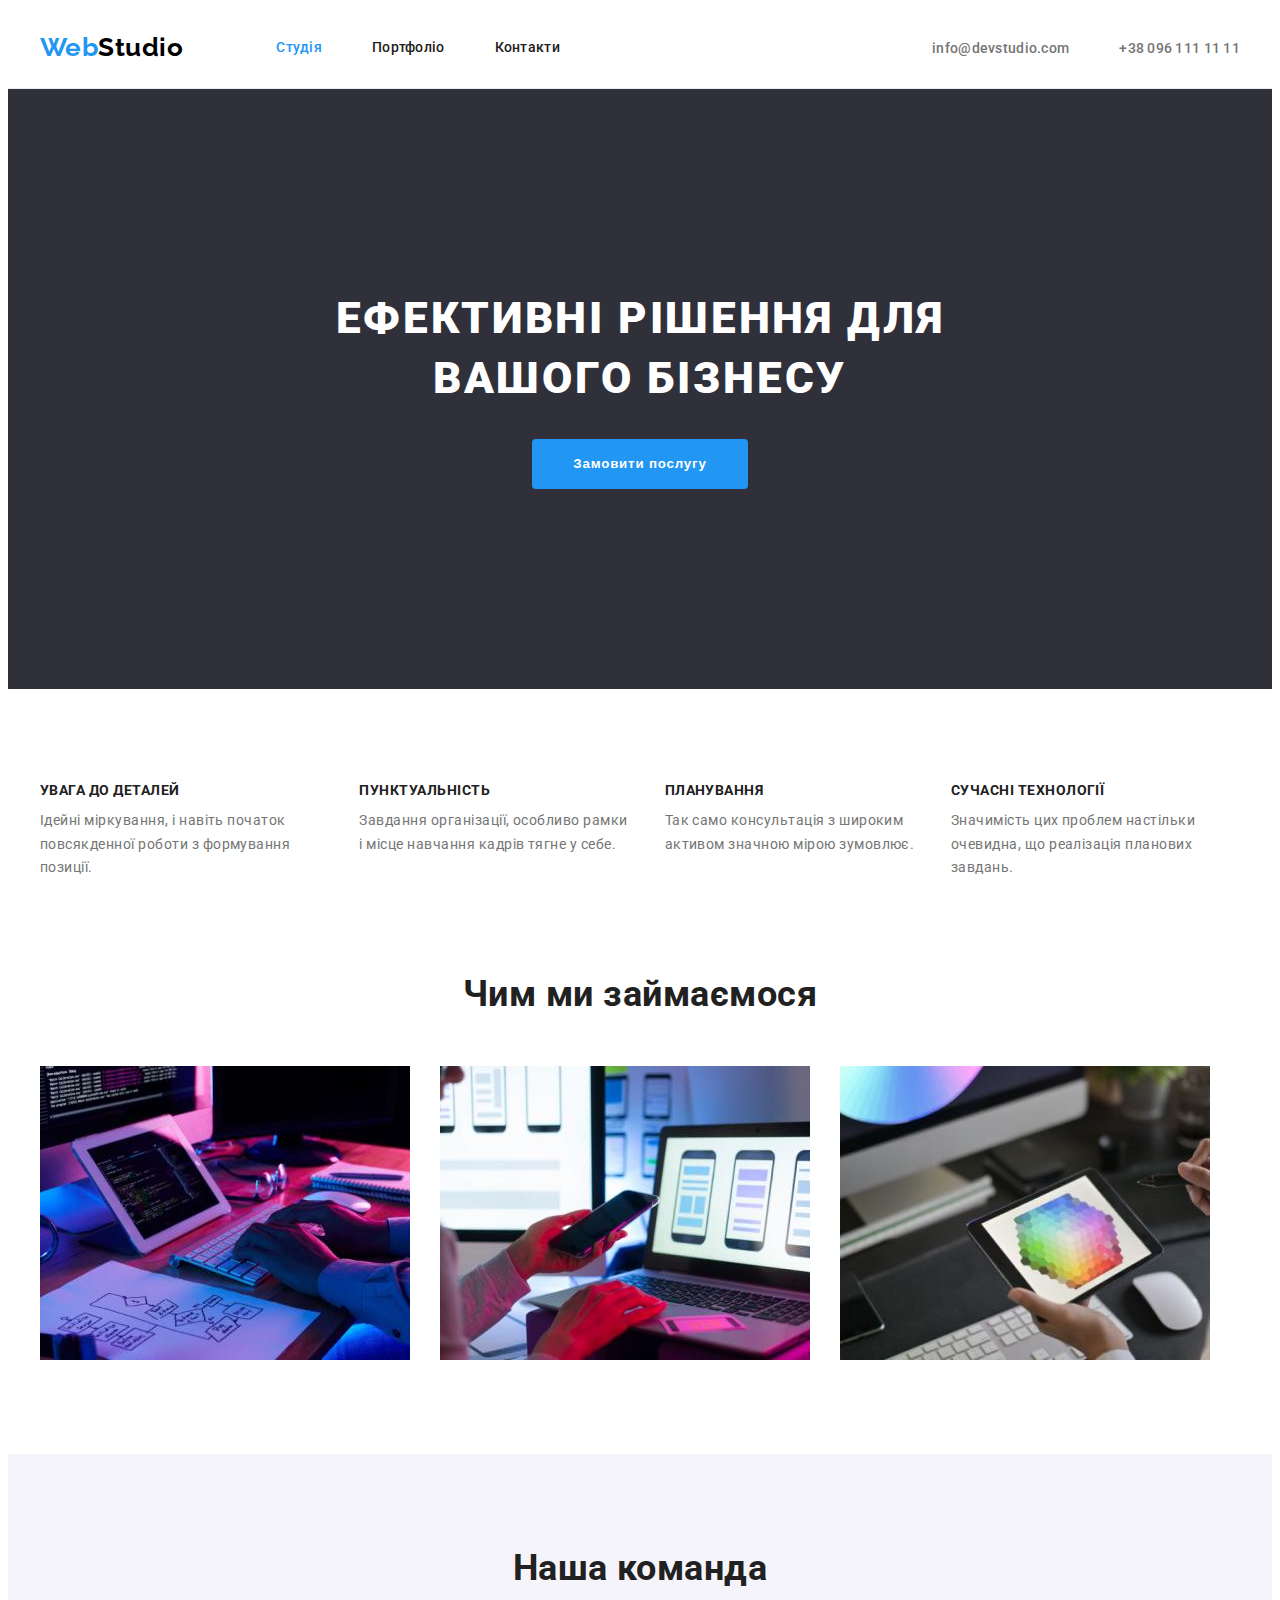
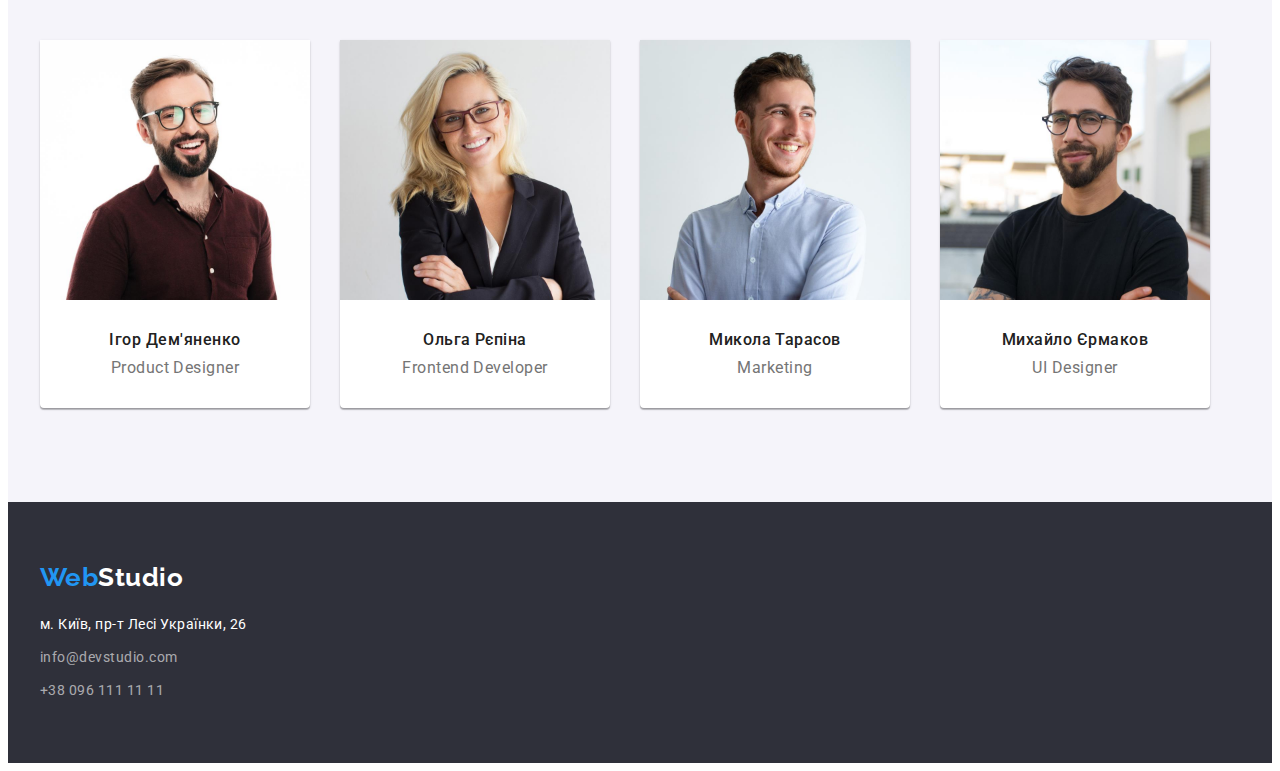
<file: index.html>
<!DOCTYPE html>
<html lang="ua">
<head>
   <meta charset="UTF-8">
   <meta http-equiv="X-UA-Compatible" content="IE=edge">
   <meta name="viewport" content="width=device-width, initial-scale=1.0">
   
   <link rel="preconnect" href="https://fonts.googleapis.com" />
   <link rel="preconnect" href="https://fonts.gstatic.com" crossorigin />
   <link href="https://fonts.googleapis.com/css2?family=Raleway:wght@700&family=Roboto:wght@400;500;700;900&display=swap" rel="stylesheet" />
   <link rel="stylesheet" href="https://cdnjs.cloudflare.com/ajax/libs/modern-normalize/1.1.0/modern-normalize.min.css" integrity="sha512-wpPYUAdjBVSE4KJnH1VR1HeZfpl1ub8YT/NKx4PuQ5NmX2tKuGu6U/JRp5y+Y8XG2tV+wKQpNHVUX03MfMFn9Q==" crossorigin="anonymous" referrerpolicy="no-referrer">
   <link rel="stylesheet" href="css/styles.css">

   <title>WebStudio</title>
</head>
<body>
   <header class="header">
      <div class="container header-container">
            <a class="header-logo link" href="./index.html"><span class="web-span">Web</span>Studio</a> 
         <nav class="header-nav">
            <ul class="header-list-one list">
               <li class="header-item"><a class="header-link link is-active" href="./index.html"><span>Студія</span></a></li>
               <li class="header-item"><a class="header-link link" href="./portfolio.html">Портфоліо</a></li>
               <li class="header-item"><a class="header-link link" href="">Контакти</a></li>
            </ul>
         </nav>
            <ul class="header-list-two list">
               <li class="header-email-item"><a class="header-email header-link link" href="mailto:info@devstudio.com">info@devstudio.com</a></li>
               <li class="header-number-item"><a class="header-number header-link link" href="tel:+380961111111">+38 096 111 11 11</a></li> 
            </ul>
      </div>
   </header>
   <main>
      <section class="promo">
         <div class="container">
            <h1 class="promo-title">Ефективні рішення для вашого бізнесу</h1>
            <button class="promo-button" type="button">Замовити послугу</button>
         </div>
      </section>
      <section class="features section">
         <div class="container">
            <h2 hidden>Переваги</h2>
            <ul class="features-list list">
               <li class="features-item">
                  <h3 class="features-title">УВАГА ДО ДЕТАЛЕЙ</h3>
                  <p class="features-text">Ідейні міркування, і навіть початок повсякденної роботи з формування позиції.</p>
               </li>
               <li class="features-item">
                  <h3 class="features-title">ПУНКТУАЛЬНІСТЬ</h3>
                  <p class="features-text">Завдання організації, особливо рамки і місце навчання кадрів тягне у себе.</p>
               </li>
               <li class="features-item">
                  <h3 class="features-title">ПЛАНУВАННЯ</h3>
                  <p class="features-text">Так само консультація з широким активом значною мірою зумовлює.</p>
               </li>
               <li class="features-item">
                  <h3 class="features-title">СУЧАСНІ ТЕХНОЛОГІЇ</h3>
                  <p class="features-text">Значимість цих проблем настільки очевидна, що реалізація планових завдань.</p>
               </li>
            </ul>
         </div>
      </section> 
      <section class="image-list section"> 
         <div class="container">
            <h2 class="image-list-title">Чим ми займаємося</h2>
            <ul class="image-list-list list">
               <li class="image-list-item"><img class="image-list-img" src="./images/img1.jpg" alt="Зображення робочого столу №1" width="370"></li>
               <li class="image-list-item"><img class="image-list-img" src="./images/img2.jpg" alt="Зображення робочого столу №2" width="370"></li>
               <li class="image-list-item"><img class="image-list-img" src="./images/img3.jpg" alt="Зображення робочого столу №3" width="370"></li>
            </ul>  
         </div>
      </section>
      <section class="team section">
         <div class="container">
            <h2 class="team-title">Наша команда</h2>
            <ul class="team-list list">
               <li class="team-item">
                  <img  class="team-img" src="./images/img4.jpg" alt="Фото Ігора Дем'яненко" width="270">
                  <div class="team-block-text">
                     <h3 class="team-member">Ігор Дем'яненко</h3>
                     <p class="team-text">Product Designer</p>
                  </div>
               </li>
               <li class="team-item">
                  <img  class="team-img" src="./images/img5.jpg" alt="Фото Ольги Рєпіної" width="270">
                  <div class="team-block-text">
                     <h3 class="team-member">Ольга Рєпіна</h3>
                     <p class="team-text">Frontend Developer</p>
                  </div>
               </li>
               <li class="team-item">
                  <img  class="team-img" src="./images/img6.jpg" alt="Фото Миколи Тарасова" width="270">
                  <div class="team-block-text">
                     <h3 class="team-member">Микола Тарасов</h3>
                     <p class="team-text">Marketing</p>
                  </div>
               </li>
               <li class="team-item">
                  <img  class="team-img" src="./images/img7.jpg" alt="Фото Михайла Єрмакова" width="270">
                  <div class="team-block-text">
                     <h3 class="team-member">Михайло Єрмаков</h3>
                     <p class="team-text">UI Designer</p>
                  </div>
               </li>
            </ul> 
         </div>
      </section>
   </main>
   <footer class="footer">
      <div class="footer-container container">
         <a class="footer-logo link" href=""><span class="web-span">Web</span>Studio</a>
         <address class="address"> 
            <ul class="footer-list list">
               <li class="footer-item footer-address"> <a href="" class="footer-address-link link">м. Київ, пр-т Лесі Українки, 26</a></li>
               <li class="footer-item"><a class="footer-link link" href="mailto:info@devstudio.com">info@devstudio.com</a></li>
               <li class="footer-item"><a class="footer-link link" href="tel:+380961111111">+38 096 111 11 11</a></li>
            </ul>
         </address>
      </div>
   </footer>

</body>
</html>
</file>
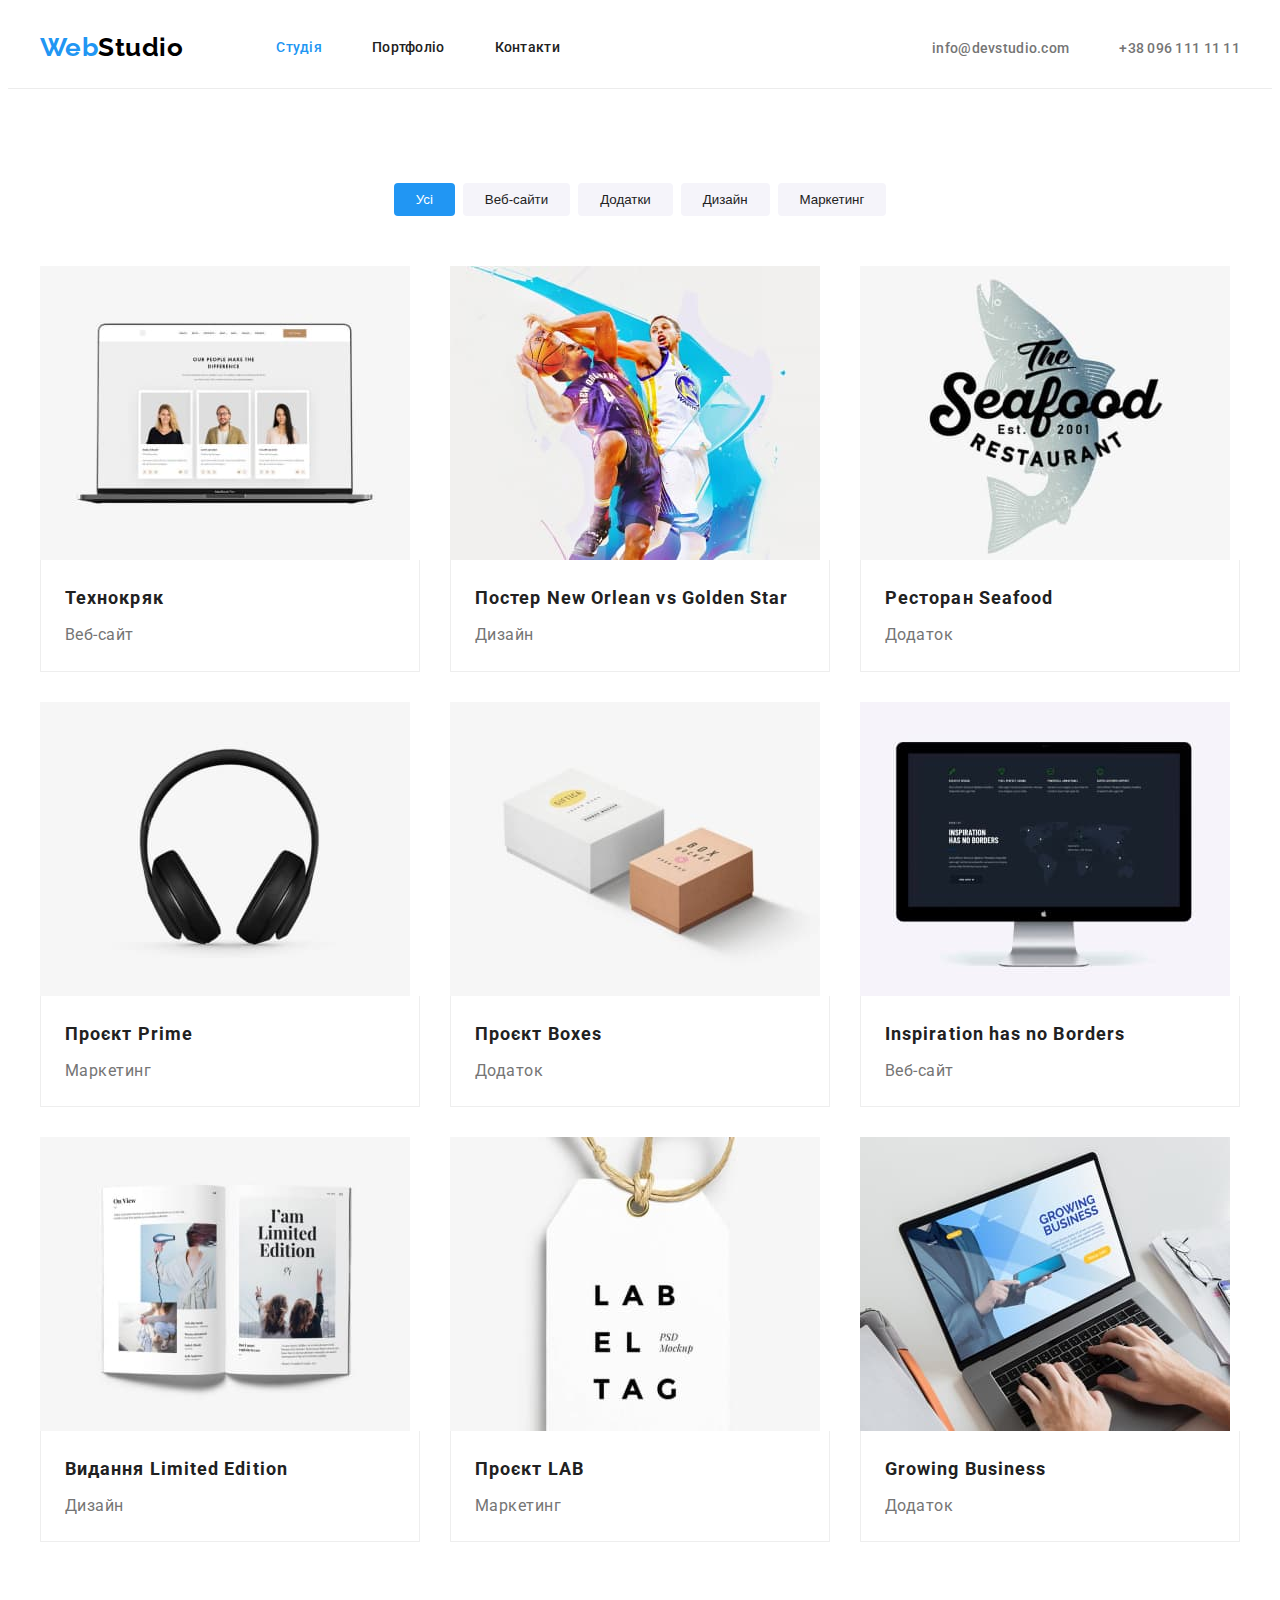
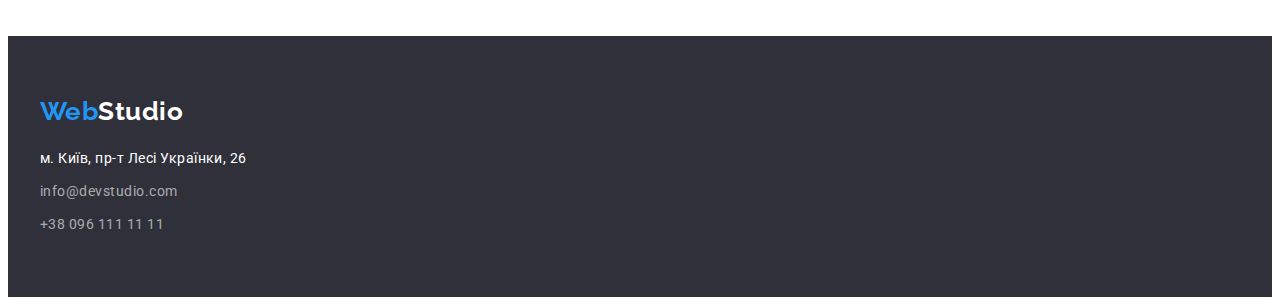
<file: portfolio.html>
<!DOCTYPE html>
<html lang="en">
<head>
   <meta charset="UTF-8">
   <meta http-equiv="X-UA-Compatible" content="IE=edge">
   <meta name="viewport" content="width=device-width, initial-scale=1.0">

   <link rel="preconnect" href="https://fonts.googleapis.com" />
   <link rel="preconnect" href="https://fonts.gstatic.com" crossorigin />
   <link href="https://fonts.googleapis.com/css2?family=Raleway:wght@700&family=Roboto:wght@400;500;700;900&display=swap" rel="stylesheet" />
   <link rel="stylesheet" href="https://cdnjs.cloudflare.com/ajax/libs/modern-normalize/1.1.0/modern-normalize.min.css" integrity="sha512-wpPYUAdjBVSE4KJnH1VR1HeZfpl1ub8YT/NKx4PuQ5NmX2tKuGu6U/JRp5y+Y8XG2tV+wKQpNHVUX03MfMFn9Q==" crossorigin="anonymous" referrerpolicy="no-referrer">
   <link rel="stylesheet" href="./css/styles.css">

   <title>Portfolio</title>
</head>
<body>
   <header class="header">
      <div class="container header-container">
            <a class="header-logo link" href="./index.html"><span class="web-span">Web</span>Studio</a> 
         <nav class="header-nav">
            <ul class="header-list-one list">
               <li class="header-item"><a class="header-link link is-active" href="./index.html"><span>Студія</span></a></li>
               <li class="header-item"><a class="header-link link" href="./portfolio.html">Портфоліо</a></li>
               <li class="header-item"><a class="header-link link" href="">Контакти</a></li>
            </ul>
         </nav>
            <ul class="header-list-two list">
               <li class="header-email-item"><a class="header-email header-link link" href="mailto:info@devstudio.com"><span>info@devstudio.com</span></a></li>
               <li class="header-number-item"><a class="header-number header-link link" href="tel:+380961111111">+38 096 111 11 11</a></li> 
            </ul>
      </div>
   </header>
   <main>
      <section class="portfolio section">
         <div class="container">
            <h1 hidden>Портфоліо</h1>
            <ul class="portfolio-list">
               <li class="portfolio-item"><button type="button" class="portfolio-button btn-active">Усі</button></li>
               <li class="portfolio-item"><button type="button" class="portfolio-button">Веб-сайти</button></li>
               <li class="portfolio-item"><button type="button" class="portfolio-button">Додатки</button></li>
               <li class="portfolio-item"><button type="button" class="portfolio-button">Дизайн</button></li>
               <li class="portfolio-item"><button type="button" class="portfolio-button">Маркетинг</button></li>
            </ul>
            <ul class="card-list">
               <li class="card-item">
                  <a href="">
                     <div class="card-block-img"> 
                        <img class="card-image" src="./images/portfolio1.jpg" alt="Зображення веб-сайту" width="370">
                     </div>
                     <div class="card-block-text">
                        <h3 class="card-title">Технокряк</h3>
                        <p class="card-text">Веб-сайт</p>
                     </div>
                  </a>
               </li>
               <li class="card-item">
                  <a href="">
                     <div class="card-block-img">
                        <img class="card-image" src="./images/portfolio2.jpg" alt="Зображення постера New Orlean vs Golden Star" width="370">
                     </div>
                     <div class="card-block-text">
                        <h3 class="card-title">Постер New Orlean vs Golden Star</h3>
                        <p class="card-text">Дизайн</p>
                     </div>
                  </a>
               </li>
               <li class="card-item">
                  <a href="">
                     <div class="card-block-img">
                        <img class="card-image" src="./images/portfolio3.jpg" alt="Зображення логотипу ресторана Seafood" width="370">
                     </div>
                     <div class="card-block-text">
                        <h3 class="card-title">Ресторан Seafood</h3>
                        <p class="card-text">Додаток</p>
                     </div>
                  </a>
               </li>
               <li class="card-item">
                  <a href="">
                     <div class="card-block-img">
                        <img src="./images/portfolio4.jpg" alt="Зображення проєкта Prime" width="370">
                     </div>
                     <div class="card-block-text">
                        <h3 class="card-title">Проєкт Prime</h3>
                        <p class="card-text">Маркетинг</p>
                     </div>
                  </a>
               </li>
               <li class="card-item">
                  <a href="">
                     <div class="card-block-img">
                        <img src="./images/portfolio5.jpg" alt="Зображення проєкта Boxes" width="370">
                     </div>
                     <div class="card-block-text">
                        <h3 class="card-title">Проєкт Boxes</h3>
                        <p class="card-text">Додаток</p>
                     </div>
                  </a>
               </li>
               <li class="card-item">
                  <a href="">
                     <div class="card-block-img">
                        <img class="card-image" src="./images/portfolio6.jpg" alt="Зображення веб-сайту" width="370">
                     </div>
                     <div class="card-block-text">
                        <h3 class="card-title">Inspiration has no Borders</h3>
                        <p class="card-text">Веб-сайт</p>
                     </div>
                  </a>
               </li>
               <li class="card-item">
                  <a href="">
                     <div class="card-block-img">
                        <img class="card-image" src="./images/portfolio7.jpg" alt="Зображення видання Limited Edition" width="370">
                     </div>
                     <div class="card-block-text">
                        <h3 class="card-title">Видання Limited Edition</h3>
                        <p class="card-text">Дизайн</p>
                     </div>
                  </a>
               </li>
               <li class="card-item">
                  <a href="">
                     <div class="card-block-img">
                        <img class="card-image" src="./images/portfolio8.jpg" alt="Зображення проєкта LAB" width="370">
                     </div>
                     <div class="card-block-text">
                        <h3 class="card-title">Проєкт LAB</h3>
                        <p class="card-text">Маркетинг</p>
                     </div>
                  </a>
               </li>
               <li class="card-item">
                  <a href="">
                     <div class="card-block-img">
                        <img class="card-image" src="./images/portfolio9.jpg" alt="Зображення додатку Growing Business" width="370">
                     </div>
                     <div class="card-block-text">
                        <h3 class="card-title">Growing Business</h3>
                        <p class="card-text">Додаток</p>
                     </div>
                  </a>
               </li>
            </ul>
         </section>
         </div>
   </main>
   <footer class="footer">
      <div class="footer-container container">
         <a class="footer-logo link" href=""><span class="web-span">Web</span>Studio</a>
         <address class="address"> 
            <ul class="footer-list list">
               <li class="footer-item footer-address"> <a href="" class="footer-address-link link">м. Київ, пр-т Лесі Українки, 26</a></li>
               <li class="footer-item"><a class="footer-link link" href="mailto:info@devstudio.com">info@devstudio.com</a></li>
               <li class="footer-item"><a class="footer-link link" href="tel:+380961111111">+38 096 111 11 11</a></li>
            </ul>
         </address>
      </div>
   </footer>
</body>
</html>
</file>
<file: css/styles.css>
/* ----------------------------RESET----------------------- */

ul {
   list-style: none;
   margin: 0;
   padding-left: 0;
}

p, h1, h2, h3, h4, h5, h6 {
   margin: 0;
}

button {
   cursor: pointer;
}

img {
   display: block;
}

a {
   text-decoration: none;
   color: currentColor;
}

address {
   font-style: normal;
}
/*------------------------------------------------*/
:root {
   --color-accent:#2196F3;
   --color-text-white:#FFFFFF;

   /*link address, paragraph*/
   --color-gray-text:#757575;
   /*------------------------*/

   --color-black:#000000;
}

/*-------------------------------------------------*/

body {
   font-family: 'Roboto', sans-serif;
   font-size: 16px;
   letter-spacing: 0.03em;
}

.container {
   width: 1200px;
   padding-left: 15px;
   padding-right: 15px;
   margin: 0 auto;
}

.web-span {
   color: var(--color-accent);
}

.link:hover,
.link:focus {
   color: var(--color-accent);
}


.section {
   padding-top: 94px;
   padding-bottom: 94px;
}

/* -------------------------HEADER-------------------*/
.header {
   border-bottom: 1px solid #ECECEC;
}

.header-container {
   display: flex;
   align-items: center;
}

.header-list-one {
   display: flex;
   align-items: center;
}

.header-item {
   list-style: none;
}

.header-logo {
   font-family: 'Raleway', sans-serif;
   font-weight: 700;
   font-size: 26px;
   line-height: calc(31/26);
   color: var(--color-black);
   margin-right: 93px;
}

.header-list-one .header-item:not(:last-child) {
   margin-right: 50px;
}

.header-link {
   font-weight: 500;
   font-size: 14px;
   line-height: 1.14;
   letter-spacing: 0.02em;
   color: #212121;
}

.header-list-one .header-link {
   display: block;
   padding: 32px 0;
}

.header-list-two {
   display: flex;
   align-items: center;
   margin-left: auto;
}

.header-email,
.header-number {
   color: var(--color-gray-text);
   padding: 32px 0;
}

.header-number-item {
   margin-left: 50px;
}

/* -------------------------PROMO-------------------*/


.promo {
   background-color: #2F303A;
   padding-top: 200px;
   padding-bottom: 200px;
   text-align: center;
   
}

.promo-title {
   font-weight: 900;
   font-size: 44px;
   line-height: 1.36;
   text-align: center;
   letter-spacing: 0.06em;
   text-transform: uppercase;
   color: var(--color-text-white);
   max-width: 696px;
   margin: 0 auto;

}

.promo-button {
   width: 216px;
   height: 50px;
   background: var(--color-accent);
   border-radius: 4px;
   font-weight: 700;
   line-height: 1.8;
   letter-spacing: 0.06em;
   color: var(--color-text-white);
   margin-top: 30px;
   border: none;
}

.promo-button:hover, 
.promo-button:focus {
   background: #188CE8;
}

/* -------------------------FEATURES-------------------*/


.features-list {
   display: flex;
   gap: 30px;
}

.features-title {
   font-weight: 700;
   font-size: 14px;
   line-height: 1.14;
   color: #212121;
   margin-bottom: 10px;
}

.features-text {
   font-size: 14px;
   line-height: 1.71;
   color: var(--color-gray-text)
}

/* -------------------------IMAGE-LIST-------------------*/

.image-list {
   padding-top: 0;
}

.image-list-title {
   font-weight: 700;
   font-size: 36px;
   line-height: 1.16;
   text-align: center;
   color: #212121;
   margin-bottom: 50px;
}

.image-list-list {
   display: flex;
   gap: 30px;
}

/* -------------------------TEAM-------------------*/


.team {
   background-color: #F5F4FA;
}

.team-title {
   font-weight: 700;
   font-size: 36px;
   line-height: 1.16;
   text-align: center;
   color: #212121;
   margin-bottom: 50px;
}

.team-list {
   display: flex;
   gap: 30px;  
}

.team-item {
   background: #FFFFFF;
   box-shadow: 0px 1px 3px rgba(0, 0, 0, 0.12), 0px 1px 1px rgba(0, 0, 0, 0.14), 0px 2px 1px rgba(0, 0, 0, 0.2);
   border-radius: 0px 0px 4px 4px;
}

.team-img {
   width: 270px;
   height: 260px;
   border-radius: 0px;
}

.team-block-text {
   padding-top: 30px;
   padding-bottom: 30px;
}

.team-member {
   font-size: 16px;
   font-weight: 500;
   line-height: calc(19/16);
   color: #212121;
   text-align: center;
   margin-bottom: 10px;
}

.team-text {
   line-height: 1.18;
   color: var(--color-gray-text);
   text-align: center;
}

/* -------------------------FOOTER-------------------*/


.footer {
   background-color: #2F303A;
   padding-top: 60px;
   padding-bottom: 60px;
}


.footer-logo {
   font-family: 'Raleway', sans-serif;
   font-weight: 700;
   font-size: 26px;
   line-height: 1.19;
   color: var(--color-text-white);  
}

.address {
   margin-top: 20px;
}



.footer-list {
   display: flex;
   flex-direction: column;
}

.footer-item{
   font-size: 14px;
   line-height: 1.71;
   color: rgba(255, 255, 255, 0.6);
}

.footer-address {
   font-size: 14px;
   line-height: 1.71;
   color: var(--color-text-white); 
}

.footer-item:not(:first-child) {
   margin-top: 9px;
}

.is-active {
   color: var(--color-accent);
}


/* ----------------------------------------------------*/
/* -------------------------PORTFOLIO-------------------*/


.portfolio-list {
   display: flex;
   justify-content: center;
   gap: 8px;
   margin-bottom: 50px;

}

.portfolio-button {
   border: none;
   border-radius: 4px;
   background-color: #F5F4FA;
   font-weight: 500;
   line-height: 1.6;
   color: #212121;
   padding: 6px 22px;
}

.btn-active{
   background-color: var(--color-accent);
   color: var(--color-text-white);
}

.portfolio-button:hover,
.portfolio-button:focus {
   background-color: #2196F3;
   color: var(--color-text-white);
   filter: drop-shadow(0px 4px 4px rgba(0, 0, 0, 0.25));
}
.card-list {
   display: flex;
   flex-wrap: wrap;
   margin-top: -30px;
   margin-left: -30px;
}
.card-item {
   flex-basis: calc(100% / 3 - 30px);
   margin-top: 30px;
   margin-left: 30px;
}
.card-image {
   max-width: 100%;
}
.card-block-text {
   padding: 20px 24px;
   border: 1px solid #EEEEEE;
   border-top: none;

}
.card-title {
   font-weight: 700;
   font-size: 18px;
   line-height: 2;
   letter-spacing: 0.06em;
   color: #212121;
}
.card-text {
   font-size: 16px;
   line-height: 1.9;
   color: #757575;
   margin-top: 4px;
}
</file>
